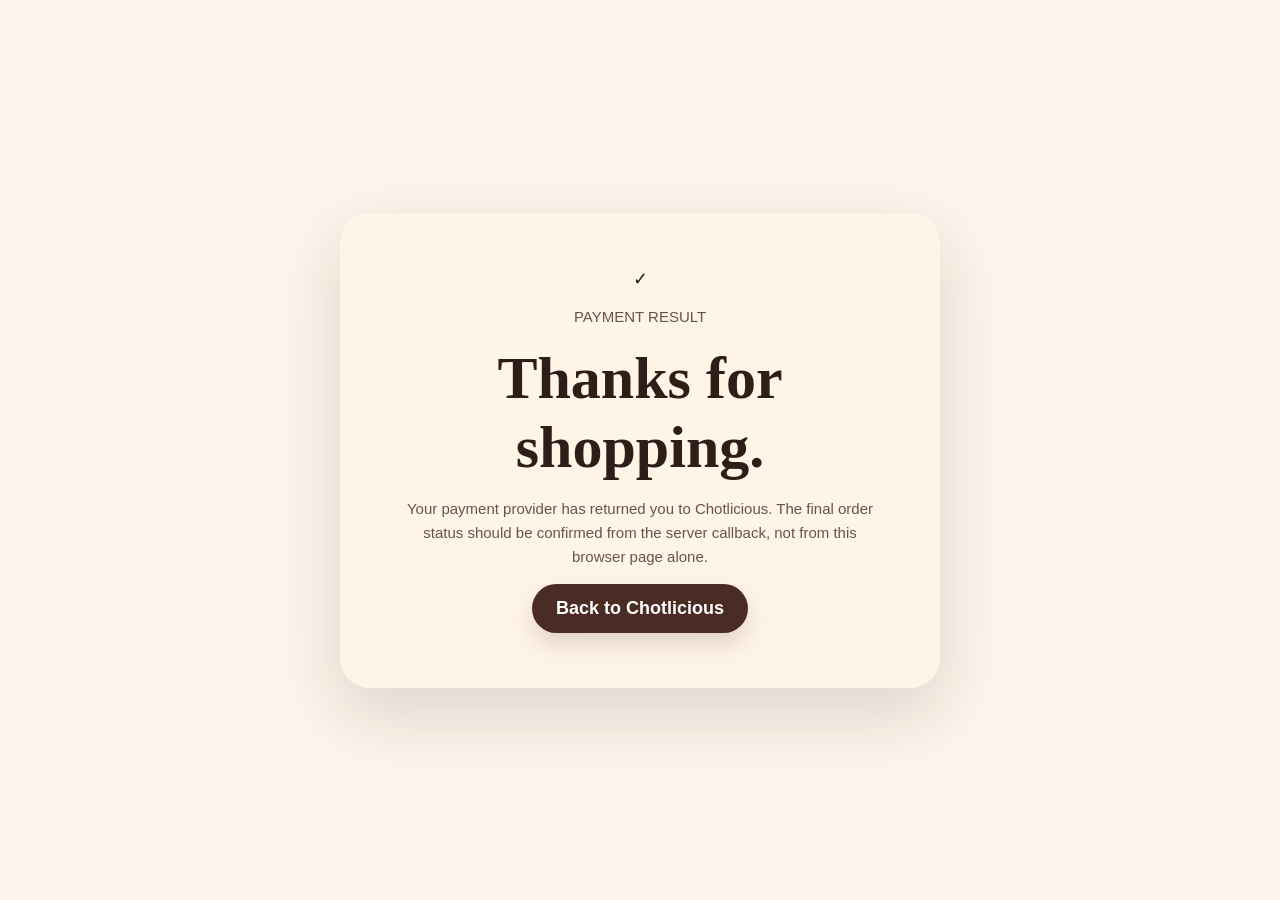
<file: payment-result.html>
<!doctype html>
<html lang="en">
<head>
<meta charset="utf-8"><meta name="viewport" content="width=device-width,initial-scale=1">
<title>Payment Result — Chotlicious</title>
<link rel="stylesheet" href="styles.css">
</head>
<body>
<main style="min-height:100vh;display:grid;place-items:center;padding:30px">
  <section class="success" style="max-width:600px;background:#fff5e7;border-radius:30px;padding:55px;box-shadow:0 25px 70px rgba(44,27,23,.15)">
    <div class="success-icon">✓</div>
    <p class="kicker">PAYMENT RESULT</p>
    <h2>Thanks for shopping.</h2>
    <p id="statusText">Your payment provider has returned you to Chotlicious. The final order status should be confirmed from the server callback, not from this browser page alone.</p>
    <a class="button primary" href="./">Back to Chotlicious</a>
  </section>
</main>
<script>
const p=new URLSearchParams(location.search);
const paid=p.get("billplz[paid]");
if(paid==="true") document.getElementById("statusText").textContent="Payment was reported as paid by the gateway redirect. Your order should still be confirmed from the server-side callback.";
else if(paid==="false") document.getElementById("statusText").textContent="The payment was not completed. You can return to the shop and try again.";
</script>
</body>
</html>
</file>
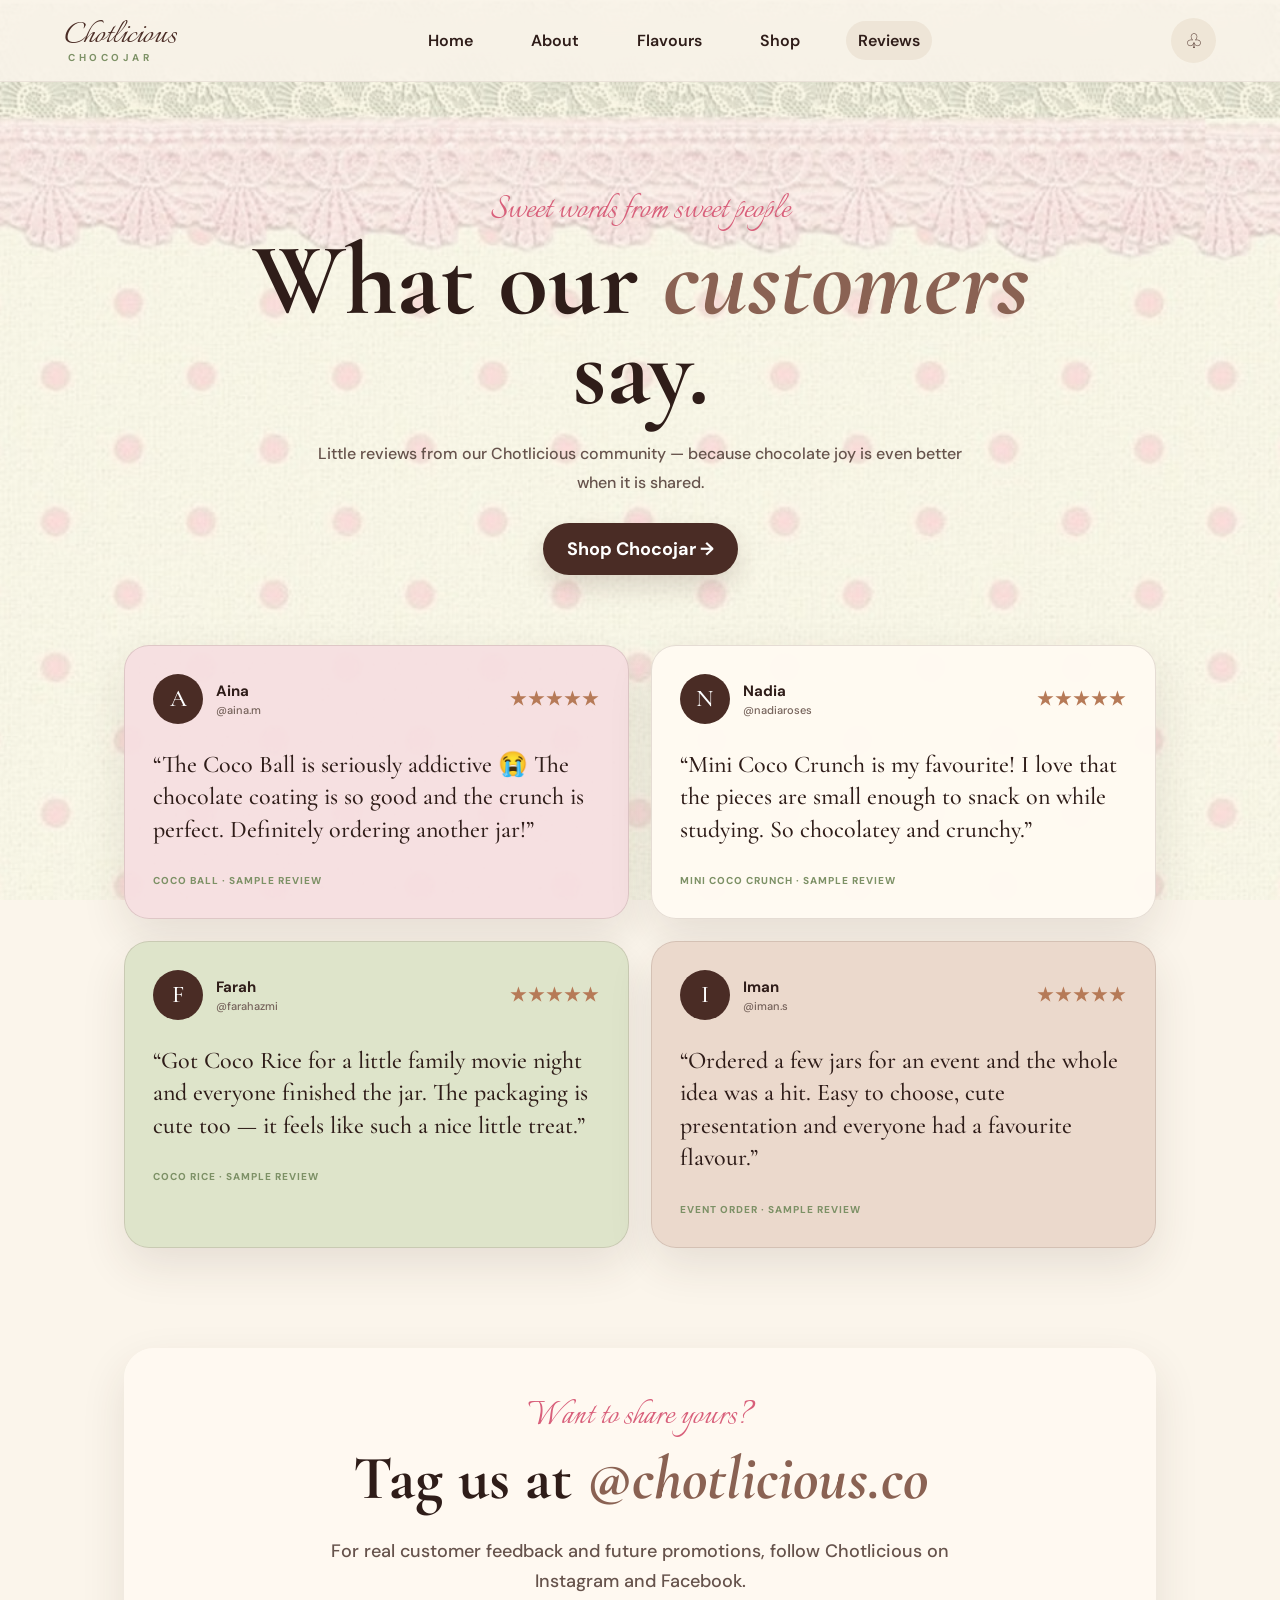
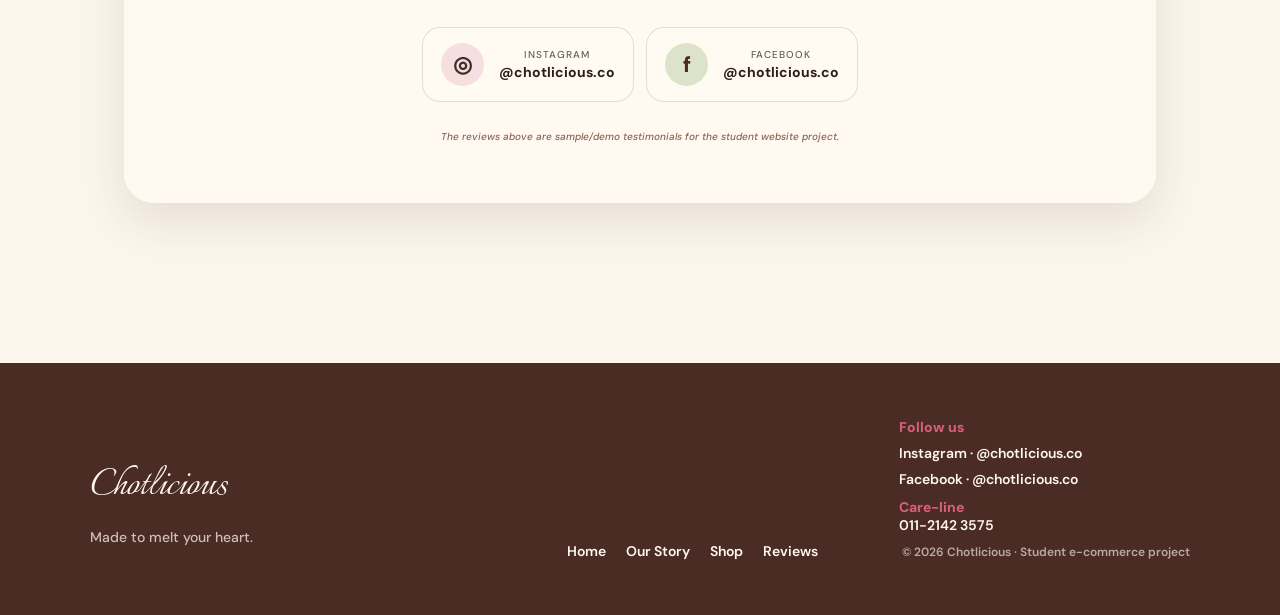
<file: reviews.html>
<!doctype html>
<html lang="en">
<head>
  <meta charset="utf-8">
  <meta name="viewport" content="width=device-width, initial-scale=1">
  <title>Reviews — Chotlicious</title>
  <meta name="description" content="What Chotlicious customers say about their favourite Chocojar flavours.">
  <link rel="preconnect" href="https://fonts.googleapis.com">
  <link rel="preconnect" href="https://fonts.gstatic.com" crossorigin>
  <link href="https://fonts.googleapis.com/css2?family=Cormorant+Garamond:wght@500;600;700&family=DM+Sans:wght@400;500;600;700&family=Italianno&display=swap" rel="stylesheet">
  <link rel="stylesheet" href="styles.css">
</head>
<body>
  <div class="paper-texture" aria-hidden="true"></div>

  <header class="site-header">
    <a class="brand" href="index.html#home">
      <span class="brand-script">Chotlicious</span>
      <span class="brand-sub">CHOCOJAR</span>
    </a>
    <nav aria-label="Main navigation">
      <a href="index.html#home">Home</a>
      <a href="index.html#about">About</a>
      <a href="index.html#products">Flavours</a>
      <a href="index.html#shop">Shop</a>
      <a href="reviews.html" class="active">Reviews</a>
    </nav>
    <a class="bag-button reviews-bag" href="index.html#shop" aria-label="Go to shop">♧</a>
  </header>

  <main class="reviews-page">
    <section class="reviews-hero">
      <p class="script-label">Sweet words from sweet people</p>
      <h1>What our <em>customers</em><br>say.</h1>
      <p>Little reviews from our Chotlicious community — because chocolate joy is even better when it is shared.</p>
      <a class="button primary" href="index.html#shop">Shop Chocojar →</a>
    </section>

    <section class="review-wall">
      <article class="review-card review-pink">
        <div class="review-top"><span class="avatar">A</span><span><strong>Aina</strong><small>@aina.m</small></span><b>★★★★★</b></div>
        <p class="review-quote">“The Coco Ball is seriously addictive 😭 The chocolate coating is so good and the crunch is perfect. Definitely ordering another jar!”</p>
        <span class="review-meta">Coco Ball · Sample review</span>
      </article>

      <article class="review-card review-cream">
        <div class="review-top"><span class="avatar">N</span><span><strong>Nadia</strong><small>@nadiaroses</small></span><b>★★★★★</b></div>
        <p class="review-quote">“Mini Coco Crunch is my favourite! I love that the pieces are small enough to snack on while studying. So chocolatey and crunchy.”</p>
        <span class="review-meta">Mini Coco Crunch · Sample review</span>
      </article>

      <article class="review-card review-green">
        <div class="review-top"><span class="avatar">F</span><span><strong>Farah</strong><small>@farahazmi</small></span><b>★★★★★</b></div>
        <p class="review-quote">“Got Coco Rice for a little family movie night and everyone finished the jar. The packaging is cute too — it feels like such a nice little treat.”</p>
        <span class="review-meta">Coco Rice · Sample review</span>
      </article>

      <article class="review-card review-brown">
        <div class="review-top"><span class="avatar">I</span><span><strong>Iman</strong><small>@iman.s</small></span><b>★★★★★</b></div>
        <p class="review-quote">“Ordered a few jars for an event and the whole idea was a hit. Easy to choose, cute presentation and everyone had a favourite flavour.”</p>
        <span class="review-meta">Event order · Sample review</span>
      </article>
    </section>

    <section class="review-social-note">
      <p class="script-label">Want to share yours?</p>
      <h2>Tag us at <em>@chotlicious.co</em></h2>
      <p>For real customer feedback and future promotions, follow Chotlicious on Instagram and Facebook.</p>
      <div class="social-buttons centered-social">
        <a class="social-button instagram" href="https://www.instagram.com/chotlicious.co/" target="_blank" rel="noopener"><span class="social-icon">◎</span><span><small>Instagram</small><strong>@chotlicious.co</strong></span></a>
        <a class="social-button facebook" href="https://www.facebook.com/chotlicious.co/" target="_blank" rel="noopener"><span class="social-icon">f</span><span><small>Facebook</small><strong>@chotlicious.co</strong></span></a>
      </div>
      <p class="demo-note">The reviews above are sample/demo testimonials for the student website project.</p>
    </section>
  </main>

  <footer>
    <div class="footer-brand"><span class="brand-script">Chotlicious</span><p>Made to melt your heart.</p></div>
    <div class="footer-links"><a href="index.html#home">Home</a><a href="index.html#about">Our Story</a><a href="index.html#shop">Shop</a><a href="reviews.html">Reviews</a></div>
    <div class="footer-contact">
      <div class="footer-social"><strong>Follow us</strong><a href="https://www.instagram.com/chotlicious.co/" target="_blank" rel="noopener">Instagram · @chotlicious.co</a><a href="https://www.facebook.com/chotlicious.co/" target="_blank" rel="noopener">Facebook · @chotlicious.co</a></div>
      <div><strong>Care-line</strong><br><a href="tel:01121423575">011-2142 3575</a></div>
      <small>© 2026 Chotlicious · Student e-commerce project</small>
    </div>
  </footer>
</body>
</html>
</file>
<file: styles.css>
:root{
  --brown:#4a2c25;--brown-deep:#2f1d19;--brown-soft:#8a6253;
  --pink:#d85f7a;--pink-light:#f6dfe1;--green:#7d9166;--green-light:#dce3c8;
  --cream:#fbf5eb;--paper:#fffaf2;--line:rgba(74,44,37,.14);
  --shadow:0 18px 45px rgba(67,42,33,.11)
}
*{box-sizing:border-box}
html{scroll-behavior:smooth}
body{margin:0;color:var(--brown-deep);background:var(--cream);font-family:"DM Sans",sans-serif}
.paper-texture{
  position:fixed;inset:0;z-index:-1;pointer-events:none;
  background-image:linear-gradient(rgba(251,245,235,.62),rgba(251,245,235,.62)),url("assets/base-5-hd.jpeg");
  background-size:cover;background-position:center top;background-attachment:fixed;
}
a{text-decoration:none;color:inherit}button{font:inherit}
.site-header{position:sticky;top:0;z-index:50;height:82px;padding:12px clamp(24px,5vw,72px);display:flex;align-items:center;justify-content:space-between;background:rgba(251,245,235,.84);backdrop-filter:blur(16px);border-bottom:1px solid rgba(74,44,37,.08)}
.brand{display:flex;flex-direction:column;line-height:.9}.brand-script{font-family:Italianno,cursive;font-size:37px;color:var(--brown)}.brand-sub{font-size:8px;letter-spacing:.35em;margin-left:4px;color:var(--green);font-weight:700}
nav{display:flex;gap:34px;align-items:center;font-size:13px}nav a{padding:9px 12px;border-radius:20px}nav a:hover,nav a.active{background:#eee5d7}
.bag-button{width:45px;height:45px;border:0;border-radius:50%;background:#efe6d7;color:var(--brown);cursor:pointer;position:relative;font-size:20px}.bag-count{position:absolute;right:-1px;top:-1px;width:18px;height:18px;border-radius:50%;background:var(--pink);font-size:10px;display:grid;place-items:center;font-weight:800}
.hero{min-height:680px;max-width:1240px;margin:auto;padding:76px 5vw 72px;display:grid;grid-template-columns:.9fr 1.1fr;gap:20px;align-items:center}.hero-copy{padding-left:2vw}
.script-label{font-family:Italianno,cursive;color:var(--pink);font-size:34px;line-height:1;margin:0 0 5px}
.hero h1,.about h2,.quality-copy h2,.shop-section h2,.offer-section h2{font-family:"Cormorant Garamond",serif;font-weight:600;line-height:.9;color:var(--brown-deep);margin:0}
.hero h1{font-size:clamp(72px,8vw,116px)}em{font-style:italic;color:var(--brown-soft)}
.hero-description{max-width:510px;font-size:15px;line-height:1.75;color:#66534c;margin:28px 0}.hero-actions{display:flex;align-items:center;gap:25px}
.button{display:inline-flex;align-items:center;justify-content:center;gap:12px;border:0;cursor:pointer;border-radius:999px;padding:14px 24px;font-weight:700}.primary{background:var(--brown);color:#fff;box-shadow:0 12px 25px rgba(74,44,37,.16)}.primary:hover{transform:translateY(-2px);background:var(--brown-deep)}.text-link{font-size:13px;text-decoration:underline;text-underline-offset:5px}
.hero-note{display:flex;gap:14px;align-items:center;margin-top:34px;font-size:10px;letter-spacing:.14em;font-weight:800;color:var(--green)}.hero-note i{width:5px;height:5px;border-radius:50%;background:var(--pink)}
.hero-art{height:560px;position:relative;overflow:visible}
.wash{position:absolute;border-radius:50%;filter:blur(3px);opacity:.65}.wash-pink{width:520px;height:380px;right:0;top:10%;background:radial-gradient(ellipse at center,#e48a9d 0%,rgba(216,95,122,.24) 65%,transparent 73%);transform:rotate(-10deg)}.wash-green{width:420px;height:350px;left:2%;bottom:0;background:radial-gradient(ellipse at center,#9bad7c 0%,rgba(155,173,124,.20) 68%,transparent 74%);transform:rotate(10deg)}
.lace-accent{position:absolute;right:-3%;bottom:1%;width:75%;height:70px;border-radius:50%;background:rgba(255,250,242,.75);filter:blur(.5px);box-shadow:0 12px 30px rgba(74,44,37,.08)}
.hero-chocojar{position:absolute;right:-2%;bottom:-3%;width:min(600px,94%);height:auto;z-index:4;filter:drop-shadow(0 28px 30px rgba(55,31,25,.22));object-fit:contain}
.hero-caption{position:absolute;right:5%;bottom:7%;z-index:6;display:flex;flex-direction:column;align-items:flex-end;gap:2px}.caption-script{font-family:Italianno,cursive;font-size:31px;color:var(--pink)}.hero-caption strong{background:var(--brown);color:#fff8ee;padding:8px 12px;border-radius:18px;font-size:10px;letter-spacing:.1em}
.sparkle{position:absolute;color:var(--brown-soft);font-size:24px;z-index:7}.s1{right:4%;top:3%}.s2{left:8%;top:47%;color:var(--pink)}
.ticker{display:flex;justify-content:center;align-items:center;gap:24px;padding:16px 20px;background:var(--brown);color:#fffaf2;font-size:10px;letter-spacing:.16em;font-weight:700;flex-wrap:wrap}.ticker b{color:var(--pink);font-size:15px}
.about{max-width:1160px;margin:80px auto;padding:0 5vw;display:grid;grid-template-columns:1fr 1fr;gap:75px;align-items:center}.about h2{font-size:clamp(55px,6vw,82px)}.section-intro>p:last-child{max-width:520px;line-height:1.8;color:#66534c;margin-top:28px}
.feature-stack{display:grid;gap:14px}.feature-card{border-radius:22px;padding:22px 24px;display:grid;grid-template-columns:55px 1fr;gap:18px;box-shadow:0 10px 30px rgba(74,44,37,.07);border:1px solid rgba(74,44,37,.06)}.feature-card.pink{background:rgba(246,223,225,.9)}.feature-card.cream{background:rgba(255,250,242,.92)}.feature-card.green{background:rgba(220,227,200,.9)}.feature-icon{width:42px;height:42px;border-radius:50%;background:rgba(255,255,255,.55);display:grid;place-items:center;color:var(--pink);font-size:22px}.feature-icon.leaf{color:var(--green)}.feature-card h3{font-family:"Cormorant Garamond",serif;font-size:27px;margin:0 0 4px}.feature-card p{font-size:12px;line-height:1.6;color:#66534c;margin:0}
.quality-band{max-width:1160px;margin:90px auto;padding:22px;border-radius:30px;background:rgba(255,250,242,.86);box-shadow:var(--shadow);display:grid;grid-template-columns:1fr 1fr;gap:48px;align-items:center}.quality-photo{height:360px;position:relative;overflow:hidden;border-radius:24px;background:#efe5d6}.quality-photo img{width:100%;height:100%;object-fit:cover;position:relative;z-index:2}.photo-wash{position:absolute;inset:-15%;background:radial-gradient(circle at 30% 35%,rgba(216,95,122,.45),transparent 42%),radial-gradient(circle at 75% 70%,rgba(125,145,102,.35),transparent 42%);z-index:3;mix-blend-mode:multiply;pointer-events:none}
.quality-copy{padding:15px 25px}.quality-copy h2{font-size:clamp(45px,5vw,67px)}.quality-copy>p:not(.script-label){color:#66534c;line-height:1.75}.quality-copy ul{padding:0;margin:22px 0 0;list-style:none;display:grid;gap:12px;font-size:12px}.quality-copy li::before{content:"✓";color:var(--green);font-weight:800;margin-right:12px}
.shop-section{max-width:1160px;margin:100px auto;padding:0 5vw}.section-title.centered{text-align:center}.section-title h2{font-size:clamp(55px,6vw,80px)}.section-title>p:last-child{color:#66534c;font-size:13px}
.product-grid{display:grid;grid-template-columns:repeat(3,1fr);gap:22px;margin-top:52px}.product-card{background:rgba(255,250,242,.94);border:1px solid rgba(74,44,37,.1);border-radius:25px;overflow:hidden;box-shadow:var(--shadow);transition:.25s}.product-card:hover{transform:translateY(-7px)}
.product-image-wrap{position:relative;padding:15px;background:rgba(246,223,225,.15)}.product-image{width:100%;aspect-ratio:1/1;object-fit:contain;border-radius:20px;display:block;background:rgba(255,250,242,.6)}.flavour-tag{position:absolute;left:27px;top:27px;background:rgba(255,250,242,.9);padding:7px 11px;border-radius:18px;font-size:9px;letter-spacing:.1em;text-transform:uppercase;font-weight:800}
.product-info{padding:4px 24px 24px}.product-info h3{font-family:"Cormorant Garamond",serif;font-size:31px;margin:0 0 4px}.product-info p{font-size:12px;line-height:1.65;color:#66534c;min-height:40px}.price-row{display:flex;justify-content:space-between;align-items:center;margin-top:17px}.price{font-weight:800;color:var(--brown)}.add-btn{border:0;border-radius:20px;padding:10px 15px;background:var(--green);color:#fff;cursor:pointer;font-weight:700;font-size:12px}
.offer-section{max-width:1160px;margin:100px auto;padding:0 5vw;text-align:center}.offer-section h2{font-size:clamp(52px,6vw,78px)}.offer-grid{display:grid;grid-template-columns:repeat(3,1fr);gap:22px;margin-top:48px;text-align:left}.offer-grid article{background:rgba(255,250,242,.9);border-radius:24px;overflow:hidden;border:1px solid var(--line);box-shadow:0 10px 30px rgba(74,44,37,.07);padding-bottom:22px}.offer-image{height:250px;padding:15px;position:relative}.offer-image img{width:100%;height:100%;object-fit:contain;border-radius:18px;background:rgba(255,250,242,.55)}.green-wash{background:linear-gradient(135deg,var(--green-light),#f4efe1)}.pink-wash{background:linear-gradient(135deg,var(--pink-light),#f4efe1)}.brown-wash{background:linear-gradient(135deg,#ead7ca,#f4efe1)}
.offer-grid h3,.offer-grid p,.offer-grid a{margin-left:22px;margin-right:22px}.offer-grid h3{font-family:"Cormorant Garamond",serif;font-size:28px;margin-top:17px;margin-bottom:5px}.offer-grid p{font-size:12px;color:#66534c;line-height:1.6;min-height:40px}.offer-grid a{font-size:12px;color:var(--green);font-weight:800}
footer{margin-top:100px;background:var(--brown);color:#fff8ee;padding:55px 7vw;display:grid;grid-template-columns:1.5fr 1fr 1fr;gap:40px;align-items:end}.footer-brand .brand-script{color:#fff8ee;font-size:45px}.footer-brand p{opacity:.72;font-size:12px}.footer-links{display:flex;gap:20px;font-size:12px}.footer-links a:hover{color:var(--pink)}footer small{opacity:.62;font-size:10px;text-align:right}
.drawer{position:fixed;inset:0;z-index:100;background:rgba(47,29,25,.35);visibility:hidden;opacity:0;transition:.2s}.drawer.open{visibility:visible;opacity:1}.drawer-panel{margin-left:auto;width:min(470px,100%);height:100%;background:var(--cream);padding:30px;display:flex;flex-direction:column;box-shadow:-20px 0 50px rgba(0,0,0,.15)}.drawer-head{display:flex;justify-content:space-between;align-items:flex-start}.drawer-head h2{font-family:"Cormorant Garamond",serif;font-size:42px;margin:0}.drawer-head button,.modal-close{border:0;background:transparent;font-size:32px;color:var(--brown);cursor:pointer}.cart-items{flex:1;overflow:auto;padding:18px 0}.cart-item{display:grid;grid-template-columns:68px 1fr auto;gap:12px;align-items:center;padding:15px 0;border-bottom:1px solid var(--line)}.cart-item img{width:68px;height:68px;object-fit:contain;border-radius:15px;background:#f2e5d8}.cart-item h4{font-family:"Cormorant Garamond",serif;font-size:21px;margin:0 0 6px}.qty{display:flex;gap:7px;align-items:center}.qty button{width:25px;height:25px;border-radius:50%;border:1px solid var(--line);background:#fff;cursor:pointer}.remove{border:0;background:transparent;color:#a05f5f;cursor:pointer;font-size:10px}
.cart-summary{border-top:1px solid var(--line);padding-top:18px}.cart-summary>div{display:flex;justify-content:space-between;font-size:19px}.cart-summary>p{font-size:11px;color:#75625a}.full{width:100%;margin-top:10px}
.modal{position:fixed;inset:0;z-index:120;background:rgba(47,29,25,.62);display:grid;place-items:center;padding:20px;visibility:hidden;opacity:0}.modal.open{visibility:visible;opacity:1}.modal-card{position:relative;width:min(720px,100%);max-height:92vh;overflow:auto;background:var(--cream);border-radius:28px;padding:38px;box-shadow:0 30px 80px rgba(0,0,0,.25)}.modal-close{position:absolute;right:18px;top:12px}.checkout-title{font-family:"Cormorant Garamond",serif;font-size:48px;margin:0}.checkout-sub{font-size:13px;color:#66534c}.checkout-grid{display:grid;grid-template-columns:1fr 1fr;gap:14px}.field{display:flex;flex-direction:column;gap:7px;margin-top:15px}.field.full-field{grid-column:1/-1}.field label{font-size:10px;font-weight:800;text-transform:uppercase;letter-spacing:.1em}.field input,.field textarea{padding:13px;border:1px solid var(--line);border-radius:12px;background:#fff;color:var(--brown-deep);font:inherit}.payment-options{display:grid;grid-template-columns:1fr 1fr;gap:9px;margin:8px 0}.payment-option{border:1px solid var(--line);border-radius:12px;padding:12px;background:#fff;font-size:12px}.order-total{display:flex;justify-content:space-between;border-top:1px solid var(--line);margin-top:20px;padding:17px 0;font-weight:800;font-size:20px}.mini-note{font-size:10px;color:#75625a}.success{text-align:center;padding:35px 5px}.success .check{font-size:52px;color:var(--green)}.success h2{font-family:"Cormorant Garamond",serif;font-size:56px;margin:5px 0}.success p{font-size:13px;line-height:1.6;color:#66534c}.toast{position:fixed;z-index:150;left:50%;bottom:25px;transform:translate(-50%,20px);background:var(--brown);color:#fff;padding:12px 19px;border-radius:999px;opacity:0;pointer-events:none;transition:.2s;font-size:12px}.toast.show{opacity:1;transform:translate(-50%,0)}
@media(max-width:900px){
 nav{gap:4px}nav a{display:none}.hero{grid-template-columns:1fr;padding-top:45px}.hero-copy{padding-left:0}.hero-art{height:500px}.hero-chocojar{right:-7%;width:min(570px,105%)}.hero-caption{right:8%;bottom:4%}
 .about,.quality-band{grid-template-columns:1fr}.product-grid,.offer-grid{grid-template-columns:1fr}.quality-band{margin-left:5vw;margin-right:5vw}.offer-section,.shop-section{padding-left:5vw;padding-right:5vw}footer{grid-template-columns:1fr}.footer-links{flex-wrap:wrap}footer small{text-align:left}.checkout-grid,.payment-options{grid-template-columns:1fr}
}
@media(max-width:560px){
 .site-header{height:70px}.hero h1{font-size:68px}.hero-art{height:370px}.hero-chocojar{right:-14%;bottom:-2%;width:118%}.hero-caption{right:7%;bottom:5%}.hero-actions{flex-wrap:wrap}.ticker{gap:10px}.about{margin-top:60px}.quality-photo{height:280px}.modal-card{padding:28px 20px}.drawer-panel{padding:24px}.offer-image{height:220px}
}
/* V4 updates — typography, social/contact details, and new base background */
body{font-size:18px;font-weight:500}
.site-header{font-size:16px}
.brand-sub{font-size:10px}
nav{font-size:16px;font-weight:600}
.script-label{font-size:38px;font-weight:400}
.hero-description{font-size:18px;font-weight:500}
.hero-actions .button{font-size:16px}.text-link{font-size:16px;font-weight:600}
.hero-note{font-size:12px}.hero-caption strong{font-size:12px}
.ticker{font-size:12px}.ticker b{font-size:17px}
.about h2{font-size:clamp(60px,6vw,88px);font-weight:700}
.section-intro>p:last-child{font-size:17px;font-weight:500}
.feature-card h3{font-size:31px;font-weight:700}.feature-card p{font-size:15px;font-weight:500}
.quality-copy h2{font-size:clamp(50px,5vw,72px);font-weight:700}.quality-copy>p:not(.script-label){font-size:17px;font-weight:500}.quality-copy ul{font-size:15px;font-weight:600}
.section-title h2,.offer-section h2{font-weight:700}
.section-title>p:last-child{font-size:15px;font-weight:500}
.product-info h3{font-size:34px;font-weight:700}.product-info p{font-size:15px;font-weight:500}.price{font-size:16px}.add-btn{font-size:14px}
.offer-grid h3{font-size:31px;font-weight:700}.offer-grid p{font-size:15px;font-weight:500}.offer-grid a{font-size:14px;font-weight:800}
.footer-brand p{font-size:14px;font-weight:500}.footer-links{font-size:14px;font-weight:600}footer small{font-size:12px}
.footer-contact{display:flex;flex-direction:column;gap:10px;font-size:14px;font-weight:600}.footer-contact strong{color:var(--pink);font-weight:800}.footer-social{display:flex;flex-direction:column;gap:8px}.footer-social a{color:#fff8ee}.footer-social a:hover{color:var(--pink)}
.checkout-title{font-size:52px;font-weight:700}.checkout-sub,.field input,.field textarea,.payment-option{font-size:15px}.field label{font-size:12px}.mini-note{font-size:12px}.success h2{font-size:60px;font-weight:700}.success p{font-size:15px}
@media(max-width:720px){body{font-size:17px}nav{font-size:14px;gap:8px}.hero-description{font-size:17px}.feature-card p,.quality-copy>p:not(.script-label),.section-title>p:last-child,.product-info p,.offer-grid p{font-size:14px}.footer-contact{font-size:13px}}

/* =========================
   V5 additions
   ========================= */
.secondary{background:rgba(255,250,242,.9);color:var(--brown);border:1px solid var(--line);box-shadow:none}
.secondary:hover{background:#fff;color:var(--brown-deep)}

.product-showcase{
  max-width:1160px;margin:100px auto;padding:25px;border-radius:30px;
  background:rgba(255,250,242,.88);box-shadow:var(--shadow);
  display:grid;grid-template-columns:.85fr 1.15fr;gap:35px;align-items:center;overflow:hidden;
}
.showcase-copy{padding:25px 30px}
.showcase-copy h2{font-family:"Cormorant Garamond",serif;font-size:clamp(52px,5.5vw,76px);line-height:.92;margin:0;color:var(--brown-deep)}
.showcase-copy p:not(.script-label){font-size:16px;line-height:1.8;color:#66534c;max-width:470px;margin:25px 0}
.showcase-photo{min-height:390px;display:grid;place-items:center;border-radius:24px;background:linear-gradient(135deg,var(--green-light),var(--pink-light),#ead7ca);position:relative}
.showcase-photo::before{content:"";position:absolute;inset:20px;border:1px dashed rgba(74,44,37,.18);border-radius:20px}
.showcase-photo img{width:94%;max-width:100%;max-height:380px;height:auto;object-fit:contain;position:relative;z-index:2;filter:drop-shadow(0 25px 25px rgba(55,31,25,.18))}

.updates-section{max-width:1160px;margin:100px auto;padding:0 5vw}
.updates-section .section-title h2{font-family:"Cormorant Garamond",serif;font-size:clamp(55px,6vw,80px);line-height:.9;margin:0;color:var(--brown-deep)}
.updates-grid{display:grid;grid-template-columns:repeat(3,1fr);gap:20px;margin-top:45px}
.update-card{position:relative;border-radius:24px;padding:30px;min-height:245px;box-shadow:0 10px 30px rgba(74,44,37,.07);border:1px solid var(--line)}
.update-card.pink{background:rgba(246,223,225,.92)}
.update-card.cream{background:rgba(255,250,242,.94)}
.update-card.green{background:rgba(220,227,200,.92)}
.update-badge{display:inline-block;padding:6px 10px;border-radius:999px;background:var(--pink);color:#fff;font-size:9px;font-weight:800;letter-spacing:.12em}
.green-badge{background:var(--green)}
.brown-badge{background:var(--brown)}
.update-date{font-size:11px;letter-spacing:.1em;text-transform:uppercase;color:var(--green);font-weight:800;margin:20px 0 6px}
.update-card h3{font-family:"Cormorant Garamond",serif;font-size:31px;line-height:1;margin:0 0 10px}
.update-card>p:last-child{font-size:14px;line-height:1.7;color:#66534c;margin:0}

.social-callout{max-width:1160px;margin:100px auto;padding:45px 50px;border-radius:30px;background:rgba(255,250,242,.9);border:1px solid var(--line);box-shadow:var(--shadow);display:grid;grid-template-columns:1fr .9fr;gap:45px;align-items:center}
.social-callout h2{font-family:"Cormorant Garamond",serif;font-size:clamp(45px,5vw,68px);line-height:.92;margin:0}
.social-callout>div:first-child>p:not(.script-label){font-size:15px;line-height:1.75;color:#66534c;max-width:560px}
.social-buttons{display:grid;gap:12px}
.social-button,.care-button{display:flex;align-items:center;gap:15px;padding:15px 18px;border-radius:18px;border:1px solid var(--line);background:#fffaf2;transition:.2s}
.social-button:hover,.care-button:hover{transform:translateY(-2px);box-shadow:0 10px 25px rgba(74,44,37,.08)}
.social-icon{width:43px;height:43px;border-radius:50%;display:grid;place-items:center;font-size:22px;font-weight:800;background:var(--pink-light);color:var(--brown)}
.facebook .social-icon{background:var(--green-light)}
.care-button{background:var(--brown);color:#fff8ee}
.care-button .social-icon,.care-button>span:first-child{font-size:22px}
.social-button small,.care-button small{display:block;font-size:10px;text-transform:uppercase;letter-spacing:.1em;opacity:.7}
.social-button strong,.care-button strong{display:block;font-size:14px;margin-top:2px}

.reviews-page{max-width:1160px;margin:auto;padding:70px 5vw 20px}
.reviews-hero{text-align:center;padding:40px 0 70px}
.reviews-hero h1{font-family:"Cormorant Garamond",serif;font-size:clamp(70px,8vw,110px);line-height:.88;margin:0;color:var(--brown-deep)}
.reviews-hero p:not(.script-label){max-width:650px;margin:25px auto;color:#66534c;line-height:1.8;font-size:16px}
.review-wall{display:grid;grid-template-columns:1fr 1fr;gap:22px}
.review-card{border-radius:25px;padding:28px;box-shadow:var(--shadow);border:1px solid var(--line)}
.review-pink{background:rgba(246,223,225,.94)}
.review-cream{background:rgba(255,250,242,.96)}
.review-green{background:rgba(220,227,200,.94)}
.review-brown{background:rgba(234,215,202,.94)}
.review-top{display:grid;grid-template-columns:50px 1fr auto;gap:13px;align-items:center}
.avatar{width:50px;height:50px;border-radius:50%;display:grid;place-items:center;background:var(--brown);color:#fff;font-family:"Cormorant Garamond",serif;font-size:24px}
.review-top strong{display:block;font-size:15px}.review-top small{display:block;color:#75625a;font-size:11px;margin-top:2px}.review-top>b{color:#b67a57;letter-spacing:2px}
.review-quote{font-family:"Cormorant Garamond",serif;font-size:24px;line-height:1.35;margin:25px 0 20px;color:var(--brown-deep)}
.review-meta{font-size:10px;text-transform:uppercase;letter-spacing:.1em;color:var(--green);font-weight:800}
.review-social-note{text-align:center;margin:100px auto 40px;padding:50px;border-radius:30px;background:rgba(255,250,242,.88);box-shadow:var(--shadow)}
.review-social-note h2{font-family:"Cormorant Garamond",serif;font-size:clamp(42px,5vw,62px);margin:0}
.review-social-note>p:not(.script-label):not(.demo-note){max-width:650px;margin:20px auto 30px;color:#66534c;line-height:1.7}
.centered-social{display:flex;justify-content:center;grid-template-columns:repeat(2,minmax(220px,300px));max-width:650px;margin:auto}
.demo-note{font-size:10px!important;color:#8a6253!important;margin-top:28px!important;font-style:italic}

.reviews-bag{display:grid;place-items:center;text-decoration:none}

@media(max-width:900px){
  .product-showcase,.social-callout{grid-template-columns:1fr}
  .updates-grid,.review-wall{grid-template-columns:1fr}
  .showcase-copy{padding:10px}
  .showcase-photo{min-height:320px}
  .social-callout{margin-left:5vw;margin-right:5vw}
  .updates-section{padding-left:5vw;padding-right:5vw}
}
@media(max-width:560px){
  .product-showcase{margin-left:5vw;margin-right:5vw;padding:15px}
  .showcase-photo{min-height:260px}.showcase-photo img{max-height:240px}
  .social-callout{padding:30px 24px}
  .review-social-note{padding:35px 20px}
  .centered-social{display:grid}
  .reviews-page{padding-top:40px}
}

/* =========================
   V7 — price + limited edition + seller dashboard
   ========================= */
.limited-badge{position:absolute;top:18px;left:18px;z-index:3;padding:7px 10px;border-radius:999px;background:#d85f7a;color:#fff;font-size:9px;font-weight:800;letter-spacing:.1em;box-shadow:0 8px 18px rgba(74,44,37,.12)}
.product-image-wrap{position:relative}.limited-card{position:relative}.cart-limited{display:inline-block;margin-left:5px;color:#d85f7a;font-size:9px;text-transform:uppercase;letter-spacing:.06em}
.seller-page{min-height:100vh}.seller-header{position:sticky;top:0;z-index:20}.seller-head-actions{display:flex;align-items:center;gap:14px}.seller-main{max-width:1160px;margin:auto;padding:80px 5vw 100px}.seller-card{background:rgba(255,250,242,.95);border:1px solid var(--line);border-radius:30px;box-shadow:var(--shadow);padding:40px}.login-card{max-width:620px;margin:30px auto}.seller-card h1,.seller-dashboard-title h1{font-family:"Cormorant Garamond",serif;font-size:clamp(62px,7vw,96px);line-height:.88;margin:0;color:var(--brown-deep)}.seller-card h1 em,.seller-dashboard-title h1 em{color:var(--pink);font-style:italic}.login-card>p:not(.script-label){color:#66534c;line-height:1.7}.seller-login-form{margin-top:25px}.seller-message{font-size:13px;color:#a05f5f;min-height:20px;margin-top:12px}.seller-setup-note{margin-top:20px;padding:15px;border-radius:14px;background:#f6dfe1;color:#6f414b;font-size:12px;line-height:1.6}.seller-setup-note code{font-family:monospace}.hidden{display:none!important}.seller-dashboard-title{display:flex;justify-content:space-between;gap:30px;align-items:end;margin-bottom:35px}.seller-dashboard-title>div>p:not(.script-label){color:#66534c;line-height:1.6}.seller-stats{display:grid;grid-template-columns:repeat(3,1fr);gap:18px;margin-bottom:25px}.seller-stats article{background:var(--brown);color:#fff8ee;border-radius:22px;padding:25px}.seller-stats span{display:block;text-transform:uppercase;letter-spacing:.12em;font-size:10px;opacity:.72}.seller-stats strong{display:block;font-family:"Cormorant Garamond",serif;font-size:48px;margin-top:5px}.orders-card{padding:25px;overflow:hidden}.orders-toolbar{display:flex;justify-content:space-between;gap:20px;align-items:center;margin-bottom:20px}.orders-toolbar h2{font-family:"Cormorant Garamond",serif;font-size:38px;margin:0}.orders-toolbar p{font-size:12px;color:#75625a;margin:4px 0 0}.orders-table-wrap{overflow:auto}.orders-table-wrap table{width:100%;border-collapse:collapse;min-width:1000px}.orders-table-wrap th,.orders-table-wrap td{padding:13px 10px;text-align:left;border-bottom:1px solid var(--line);font-size:12px;vertical-align:top}.orders-table-wrap th{text-transform:uppercase;letter-spacing:.08em;font-size:9px;color:#75625a}.orders-table-wrap td strong{display:block}.orders-table-wrap td small{display:block;color:#75625a;margin-top:5px;line-height:1.45}.orders-table-wrap select{border:1px solid var(--line);border-radius:10px;background:#fffaf2;padding:8px;font:inherit;font-size:11px}.empty-orders{text-align:center!important;color:#75625a;padding:45px!important}
@media(max-width:800px){.seller-dashboard-title{display:block}.seller-dashboard-title .button{margin-top:20px}.seller-stats{grid-template-columns:1fr}.seller-card{padding:25px}.seller-head-actions .text-link{display:none}}
</file>
